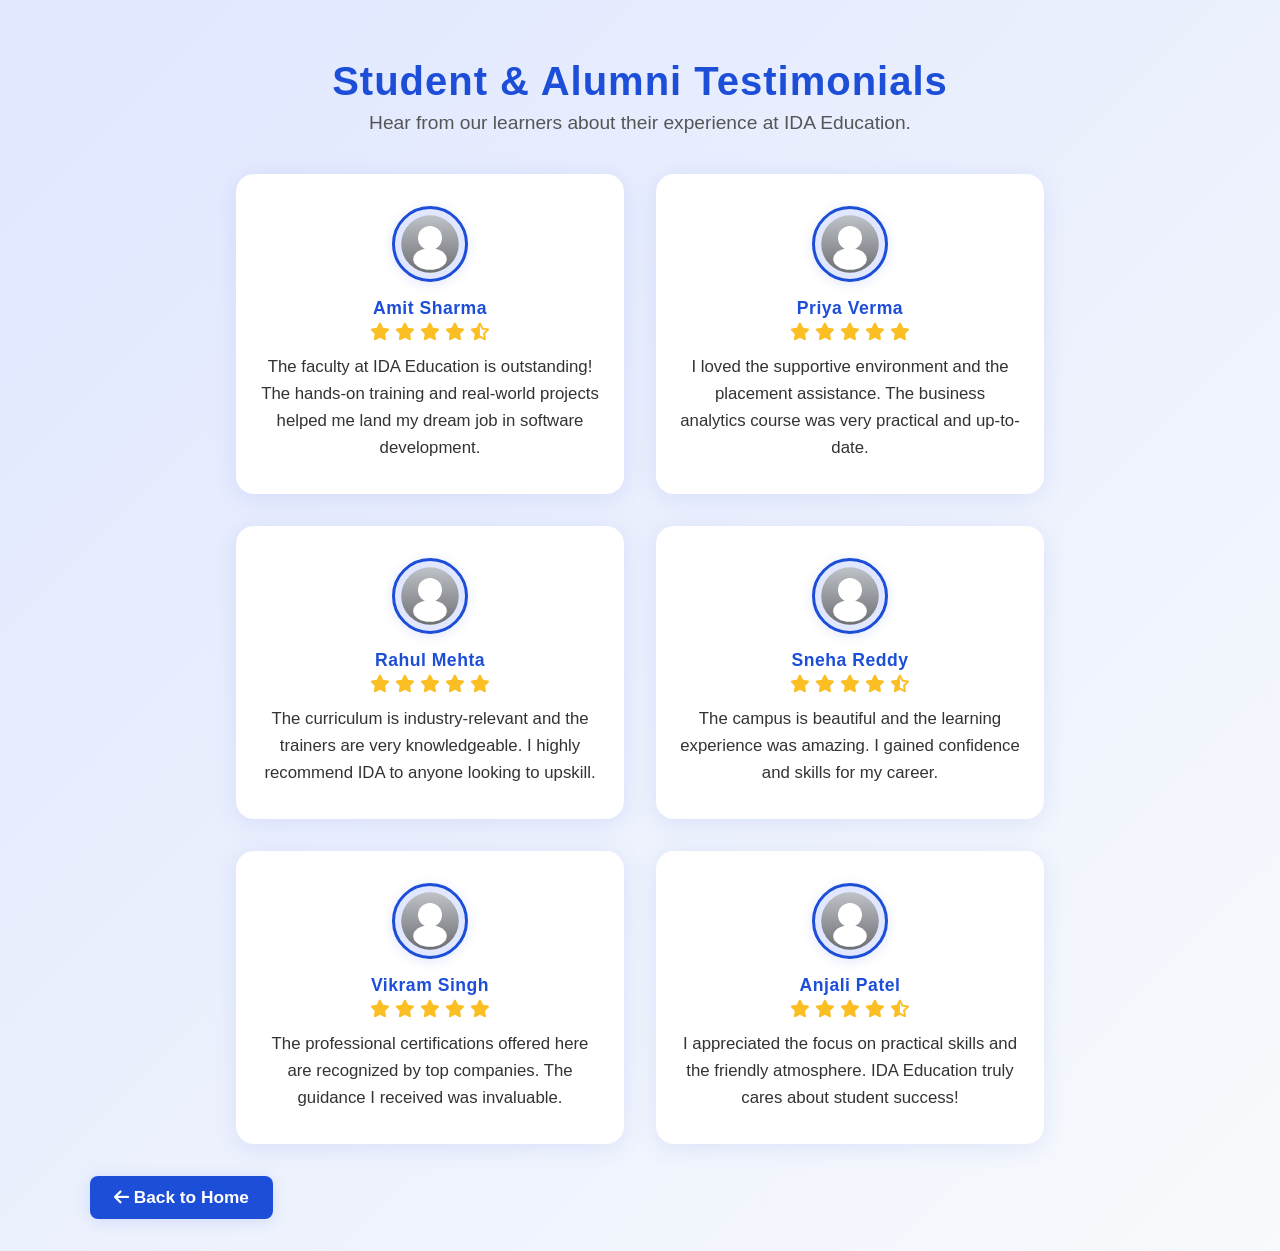
<file: testimonial.html>
<!DOCTYPE html>
<html lang="en">
<head>
  <meta charset="UTF-8">
  <meta name="viewport" content="width=device-width, initial-scale=1.0">
  <title>IDA Education - Testimonials</title>
  <link rel="stylesheet" href="https://cdnjs.cloudflare.com/ajax/libs/font-awesome/6.4.0/css/all.min.css">
  <style>
    body {
      background: linear-gradient(135deg, #e0e7ff 0%, #f8fafc 100%);
      font-family: 'Montserrat', Arial, sans-serif;
      margin: 0;
      padding: 0;
      color: #222;
    }
    .container {
      max-width: 1100px;
      margin: 0 auto;
      padding: 2rem 1rem;
    }
    h1 {
      text-align: center;
      color: #1d4ed8;
      margin-bottom: 0.5rem;
      font-size: 2.5rem;
      font-weight: 800;
      letter-spacing: 1px;
    }
    .subtitle {
      text-align: center;
      color: #555;
      margin-bottom: 2.5rem;
      font-size: 1.2rem;
    }
    .testimonials-grid {
      display: flex;
      flex-wrap: wrap;
      gap: 2rem;
      justify-content: center;
    }
    .testimonial-card {
      background: #fff;
      border-radius: 18px;
      box-shadow: 0 4px 24px #1d4ed81a;
      padding: 2rem 1.5rem 1.5rem 1.5rem;
      max-width: 340px;
      min-width: 260px;
      flex: 1 1 300px;
      display: flex;
      flex-direction: column;
      align-items: center;
      transition: transform 0.3s, box-shadow 0.3s;
      position: relative;
      overflow: hidden;
    }
    .testimonial-card:hover {
      transform: translateY(-8px) scale(1.03);
      box-shadow: 0 8px 32px #1d4ed833;
    }
    .avatar-circle {
      width: 70px;
      height: 70px;
      border-radius: 50%;
      background: #e0e7ff;
      display: flex;
      align-items: center;
      justify-content: center;
      font-size: 2.2rem;
      color: #1d4ed8;
      font-weight: 700;
      margin-bottom: 1rem;
      border: 3px solid #1d4ed8;
      box-shadow: 0 2px 12px #1d4ed822;
      text-transform: uppercase;
      letter-spacing: 1px;
      user-select: none;
    }
    .name {
      font-weight: 700;
      color: #1d4ed8;
      font-size: 1.1rem;
      margin-bottom: 0.2rem;
      letter-spacing: 0.5px;
    }
    .stars {
      color: #fbbf24;
      margin-bottom: 0.7rem;
      font-size: 1.1rem;
    }
    .review {
      color: #333;
      font-size: 1.05rem;
      text-align: center;
      margin-bottom: 0.5rem;
      line-height: 1.6;
    }
    @media (max-width: 900px) {
      .testimonials-grid { flex-direction: column; align-items: center; }
      .testimonial-card { max-width: 95vw; }
    }
    .back-btn {
      display: inline-block;
      margin: 2rem auto 0 auto;
      padding: 0.7rem 1.5rem;
      background: #1d4ed8;
      color: #fff;
      border: none;
      border-radius: 8px;
      font-size: 1.08rem;
      font-weight: 700;
      cursor: pointer;
      text-decoration: none;
      box-shadow: 0 2px 16px #1d4ed822;
      transition: background 0.3s;
      text-align: center;
    }
    .back-btn:hover {
      background: #2563eb;
    }
  </style>
</head>
<body>
  <div class="container">
    <h1>Student & Alumni Testimonials</h1>
    <div class="subtitle">Hear from our learners about their experience at IDA Education.</div>
    <div class="testimonials-grid">
      <!-- Testimonial Card 1 -->
      <div class="testimonial-card">
        <div class="avatar-circle">
          <svg viewBox="0 0 100 100" width="60" height="60">
            <defs>
              <linearGradient id="avatarGradient" x1="0" y1="0" x2="0" y2="1">
                <stop offset="0%" stop-color="#bfc2c7"/>
                <stop offset="100%" stop-color="#6d6f73"/>
              </linearGradient>
            </defs>
            <circle cx="50" cy="50" r="48" fill="url(#avatarGradient)" />
            <circle cx="50" cy="40" r="20" fill="#fff"/>
            <ellipse cx="50" cy="75" rx="28" ry="18" fill="#fff"/>
          </svg>
        </div>
        <div class="name">Amit Sharma</div>
        <div class="stars">
          <i class="fas fa-star"></i>
          <i class="fas fa-star"></i>
          <i class="fas fa-star"></i>
          <i class="fas fa-star"></i>
          <i class="fas fa-star-half-alt"></i>
        </div>
        <div class="review">
          The faculty at IDA Education is outstanding! The hands-on training and real-world projects helped me land my dream job in software development.
        </div>
      </div>
      <!-- Testimonial Card 2 -->
      <div class="testimonial-card">
        <div class="avatar-circle">
          <svg viewBox="0 0 100 100" width="60" height="60">
            <defs>
              <linearGradient id="avatarGradient" x1="0" y1="0" x2="0" y2="1">
                <stop offset="0%" stop-color="#bfc2c7"/>
                <stop offset="100%" stop-color="#6d6f73"/>
              </linearGradient>
            </defs>
            <circle cx="50" cy="50" r="48" fill="url(#avatarGradient)" />
            <circle cx="50" cy="40" r="20" fill="#fff"/>
            <ellipse cx="50" cy="75" rx="28" ry="18" fill="#fff"/>
          </svg>
        </div>
        <div class="name">Priya Verma</div>
        <div class="stars">
          <i class="fas fa-star"></i>
          <i class="fas fa-star"></i>
          <i class="fas fa-star"></i>
          <i class="fas fa-star"></i>
          <i class="fas fa-star"></i>
        </div>
        <div class="review">
          I loved the supportive environment and the placement assistance. The business analytics course was very practical and up-to-date.
        </div>
      </div>
      <!-- Testimonial Card 3 -->
      <div class="testimonial-card">
        <div class="avatar-circle">
          <svg viewBox="0 0 100 100" width="60" height="60">
            <defs>
              <linearGradient id="avatarGradient" x1="0" y1="0" x2="0" y2="1">
                <stop offset="0%" stop-color="#bfc2c7"/>
                <stop offset="100%" stop-color="#6d6f73"/>
              </linearGradient>
            </defs>
            <circle cx="50" cy="50" r="48" fill="url(#avatarGradient)" />
            <circle cx="50" cy="40" r="20" fill="#fff"/>
            <ellipse cx="50" cy="75" rx="28" ry="18" fill="#fff"/>
          </svg>
        </div>
        <div class="name">Rahul Mehta</div>
        <div class="stars">
          <i class="fas fa-star"></i>
          <i class="fas fa-star"></i>
          <i class="fas fa-star"></i>
          <i class="fas fa-star"></i>
          <i class="fas fa-star"></i>
        </div>
        <div class="review">
          The curriculum is industry-relevant and the trainers are very knowledgeable. I highly recommend IDA to anyone looking to upskill.
        </div>
      </div>
      <!-- Testimonial Card 4 -->
      <div class="testimonial-card">
        <div class="avatar-circle">
          <svg viewBox="0 0 100 100" width="60" height="60">
            <defs>
              <linearGradient id="avatarGradient" x1="0" y1="0" x2="0" y2="1">
                <stop offset="0%" stop-color="#bfc2c7"/>
                <stop offset="100%" stop-color="#6d6f73"/>
              </linearGradient>
            </defs>
            <circle cx="50" cy="50" r="48" fill="url(#avatarGradient)" />
            <circle cx="50" cy="40" r="20" fill="#fff"/>
            <ellipse cx="50" cy="75" rx="28" ry="18" fill="#fff"/>
          </svg>
        </div>
        <div class="name">Sneha Reddy</div>
        <div class="stars">
          <i class="fas fa-star"></i>
          <i class="fas fa-star"></i>
          <i class="fas fa-star"></i>
          <i class="fas fa-star"></i>
          <i class="fas fa-star-half-alt"></i>
        </div>
        <div class="review">
          The campus is beautiful and the learning experience was amazing. I gained confidence and skills for my career.
        </div>
      </div>
      <!-- Testimonial Card 5 -->
      <div class="testimonial-card">
        <div class="avatar-circle">
          <svg viewBox="0 0 100 100" width="60" height="60">
            <defs>
              <linearGradient id="avatarGradient" x1="0" y1="0" x2="0" y2="1">
                <stop offset="0%" stop-color="#bfc2c7"/>
                <stop offset="100%" stop-color="#6d6f73"/>
              </linearGradient>
            </defs>
            <circle cx="50" cy="50" r="48" fill="url(#avatarGradient)" />
            <circle cx="50" cy="40" r="20" fill="#fff"/>
            <ellipse cx="50" cy="75" rx="28" ry="18" fill="#fff"/>
          </svg>
        </div>
        <div class="name">Vikram Singh</div>
        <div class="stars">
          <i class="fas fa-star"></i>
          <i class="fas fa-star"></i>
          <i class="fas fa-star"></i>
          <i class="fas fa-star"></i>
          <i class="fas fa-star"></i>
        </div>
        <div class="review">
          The professional certifications offered here are recognized by top companies. The guidance I received was invaluable.
        </div>
      </div>
      <!-- Testimonial Card 6 -->
      <div class="testimonial-card">
        <div class="avatar-circle">
          <svg viewBox="0 0 100 100" width="60" height="60">
            <defs>
              <linearGradient id="avatarGradient" x1="0" y1="0" x2="0" y2="1">
                <stop offset="0%" stop-color="#bfc2c7"/>
                <stop offset="100%" stop-color="#6d6f73"/>
              </linearGradient>
            </defs>
            <circle cx="50" cy="50" r="48" fill="url(#avatarGradient)" />
            <circle cx="50" cy="40" r="20" fill="#fff"/>
            <ellipse cx="50" cy="75" rx="28" ry="18" fill="#fff"/>
          </svg>
        </div>
        <div class="name">Anjali Patel</div>
        <div class="stars">
          <i class="fas fa-star"></i>
          <i class="fas fa-star"></i>
          <i class="fas fa-star"></i>
          <i class="fas fa-star"></i>
          <i class="fas fa-star-half-alt"></i>
        </div>
        <div class="review">
          I appreciated the focus on practical skills and the friendly atmosphere. IDA Education truly cares about student success!
        </div>
      </div>
    </div>
    <a href="new.html" class="back-btn"><i class="fas fa-arrow-left"></i> Back to Home</a>
  </div>
</body>
</html>
</file>
